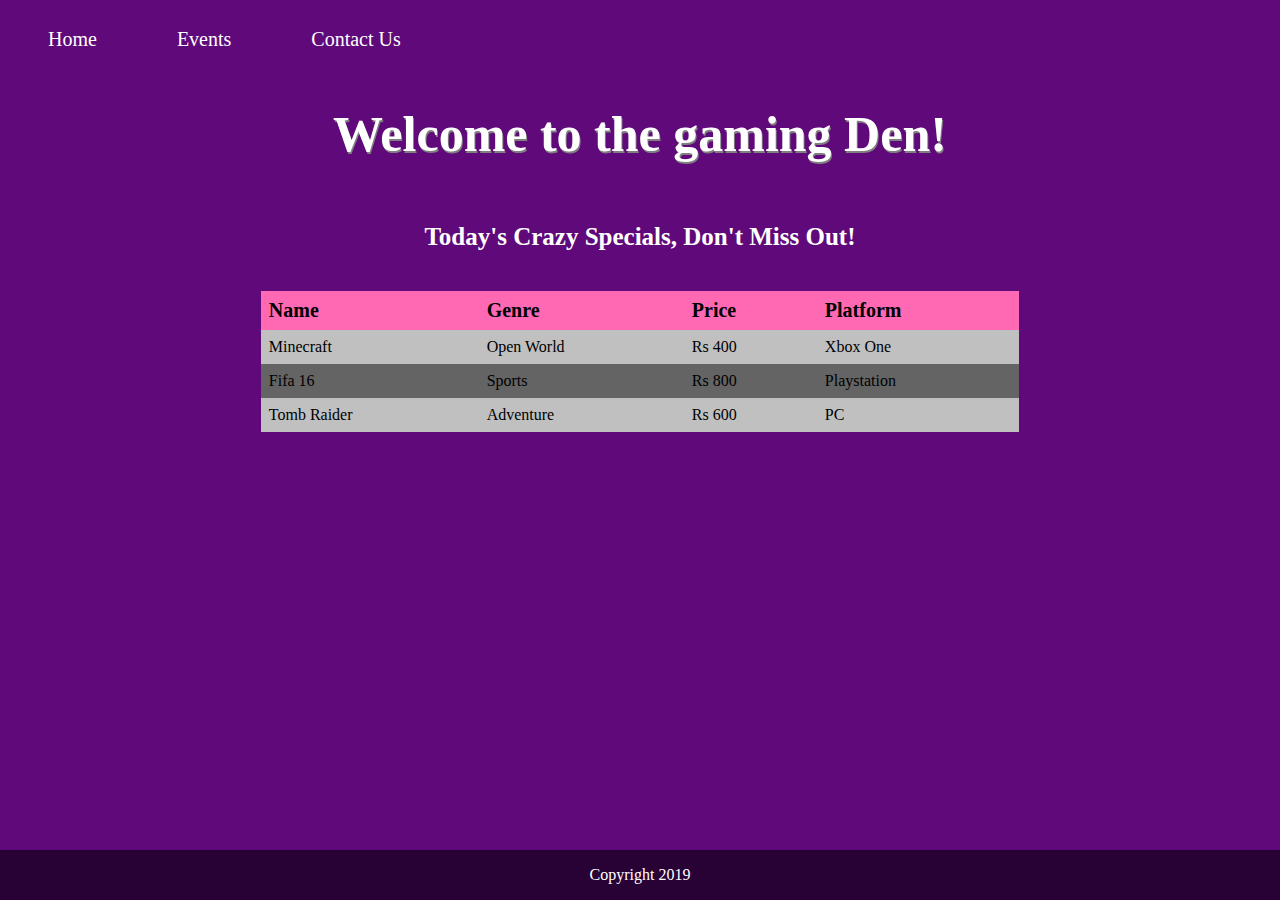
<file: GamingDen_project1/index.html>
<!DOCTYPE >
<html lang="en">
<head>
    <meta charset="UTF-8">
    <meta name="viewport" content="width=device-width, initial-scale=1.0">
    <title>The Gaming Den</title>

    <!-- css file -->
    <link rel="stylesheet" href="./css/main.css" type="text/css">
</head>
<body>
    <ul>
        <li><a href="index.html">Home</a></li>
        <li><a href="events.html">Events</a></li>
        <li><a href="contact.html">Contact Us</a></li>
    </ul>

    <h1>Welcome to the gaming Den!</h1>
    <h2>Today's Crazy Specials, Don't Miss Out!</h2>
    
    <!-- Setting up the table format -->
    <table align="center">
        <tr>
            <th>Name</th>
            <th>Genre</th>
            <th>Price</th>
            <th>Platform</th>
        </tr>
        <tr>
            <td>Minecraft</td>
            <td>Open World</td>
            <td>Rs 400</td>
            <td>Xbox One</td>
        </tr>
        <tr>
            <td>Fifa 16</td>
            <td>Sports</td>
            <td>Rs 800</td>
            <td>Playstation</td>
        </tr>
        <tr>
            <td>Tomb Raider</td>
            <td>Adventure</td>
            <td>Rs 600</td>
            <td>PC</td>
        </tr>
    </table>
    
    <div class="footer">
        <p>Copyright 2019</p>
    </div>
</body>
</html>
</file>
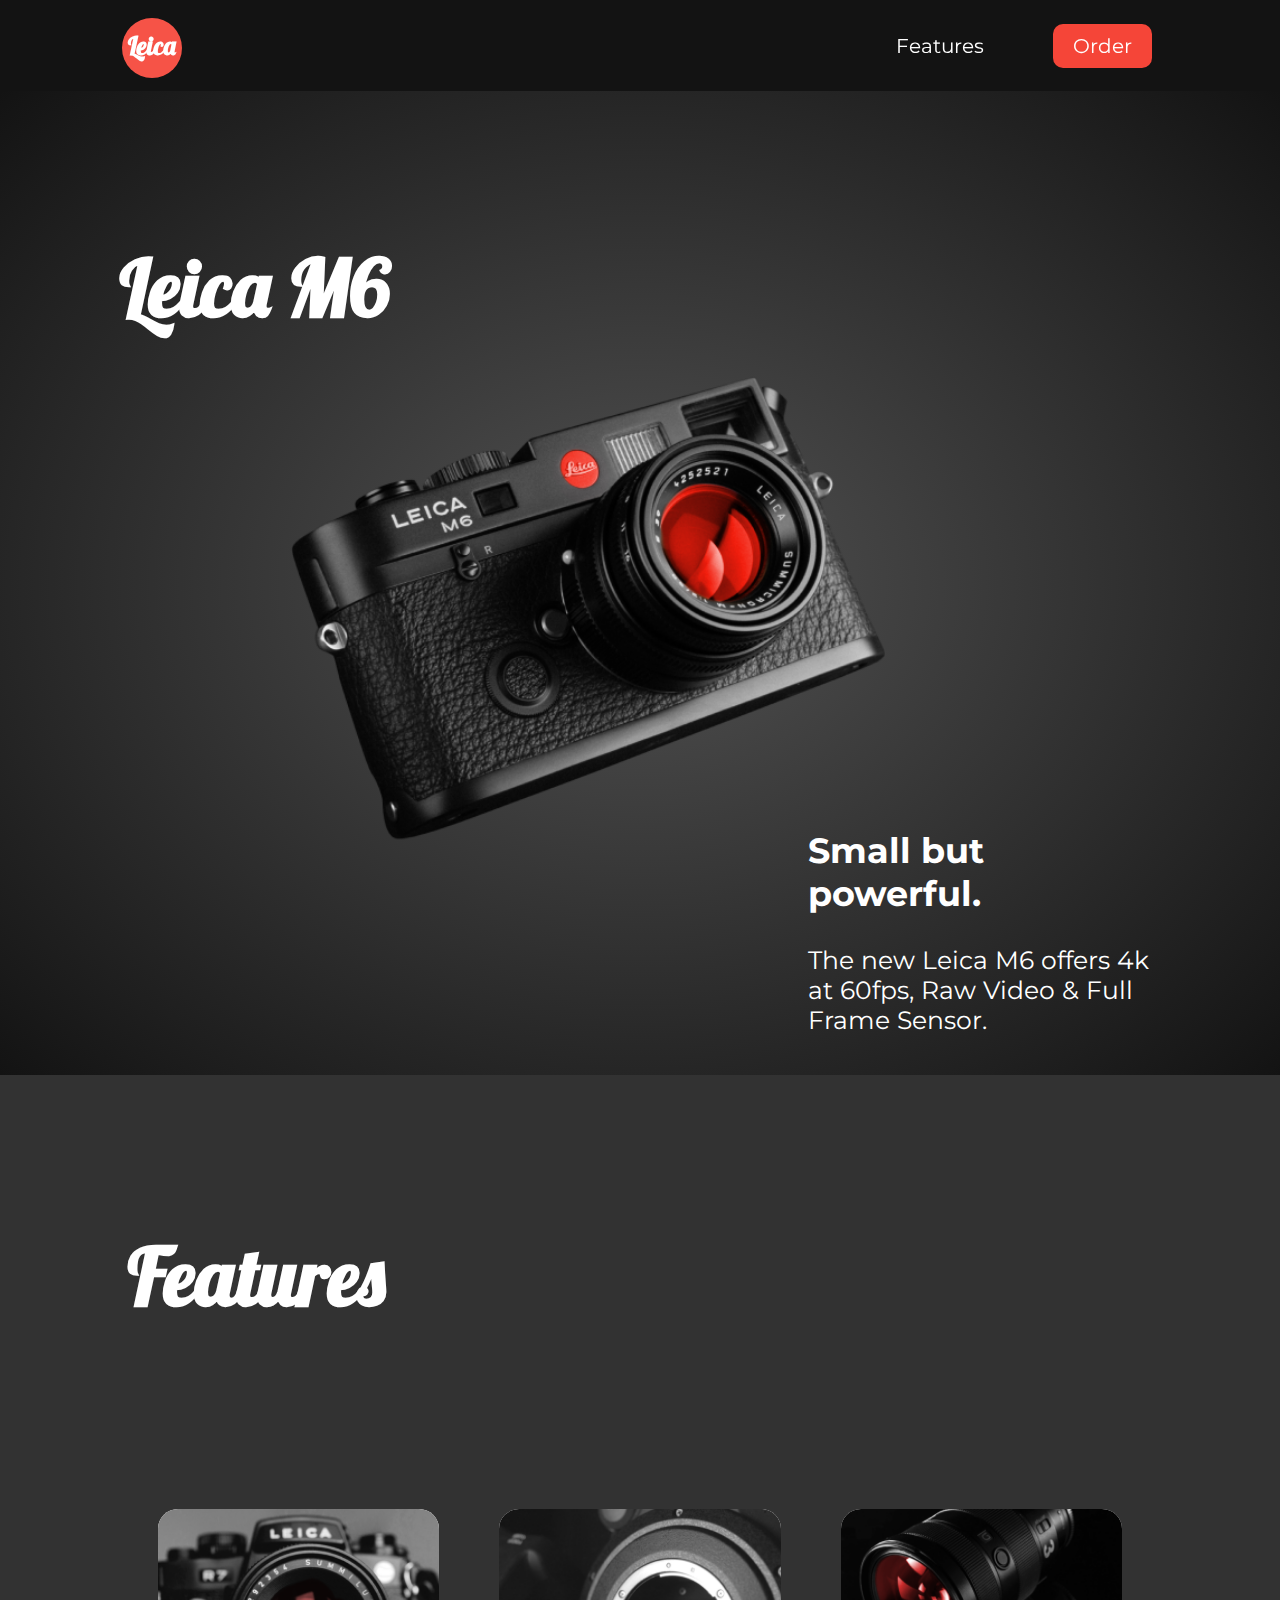
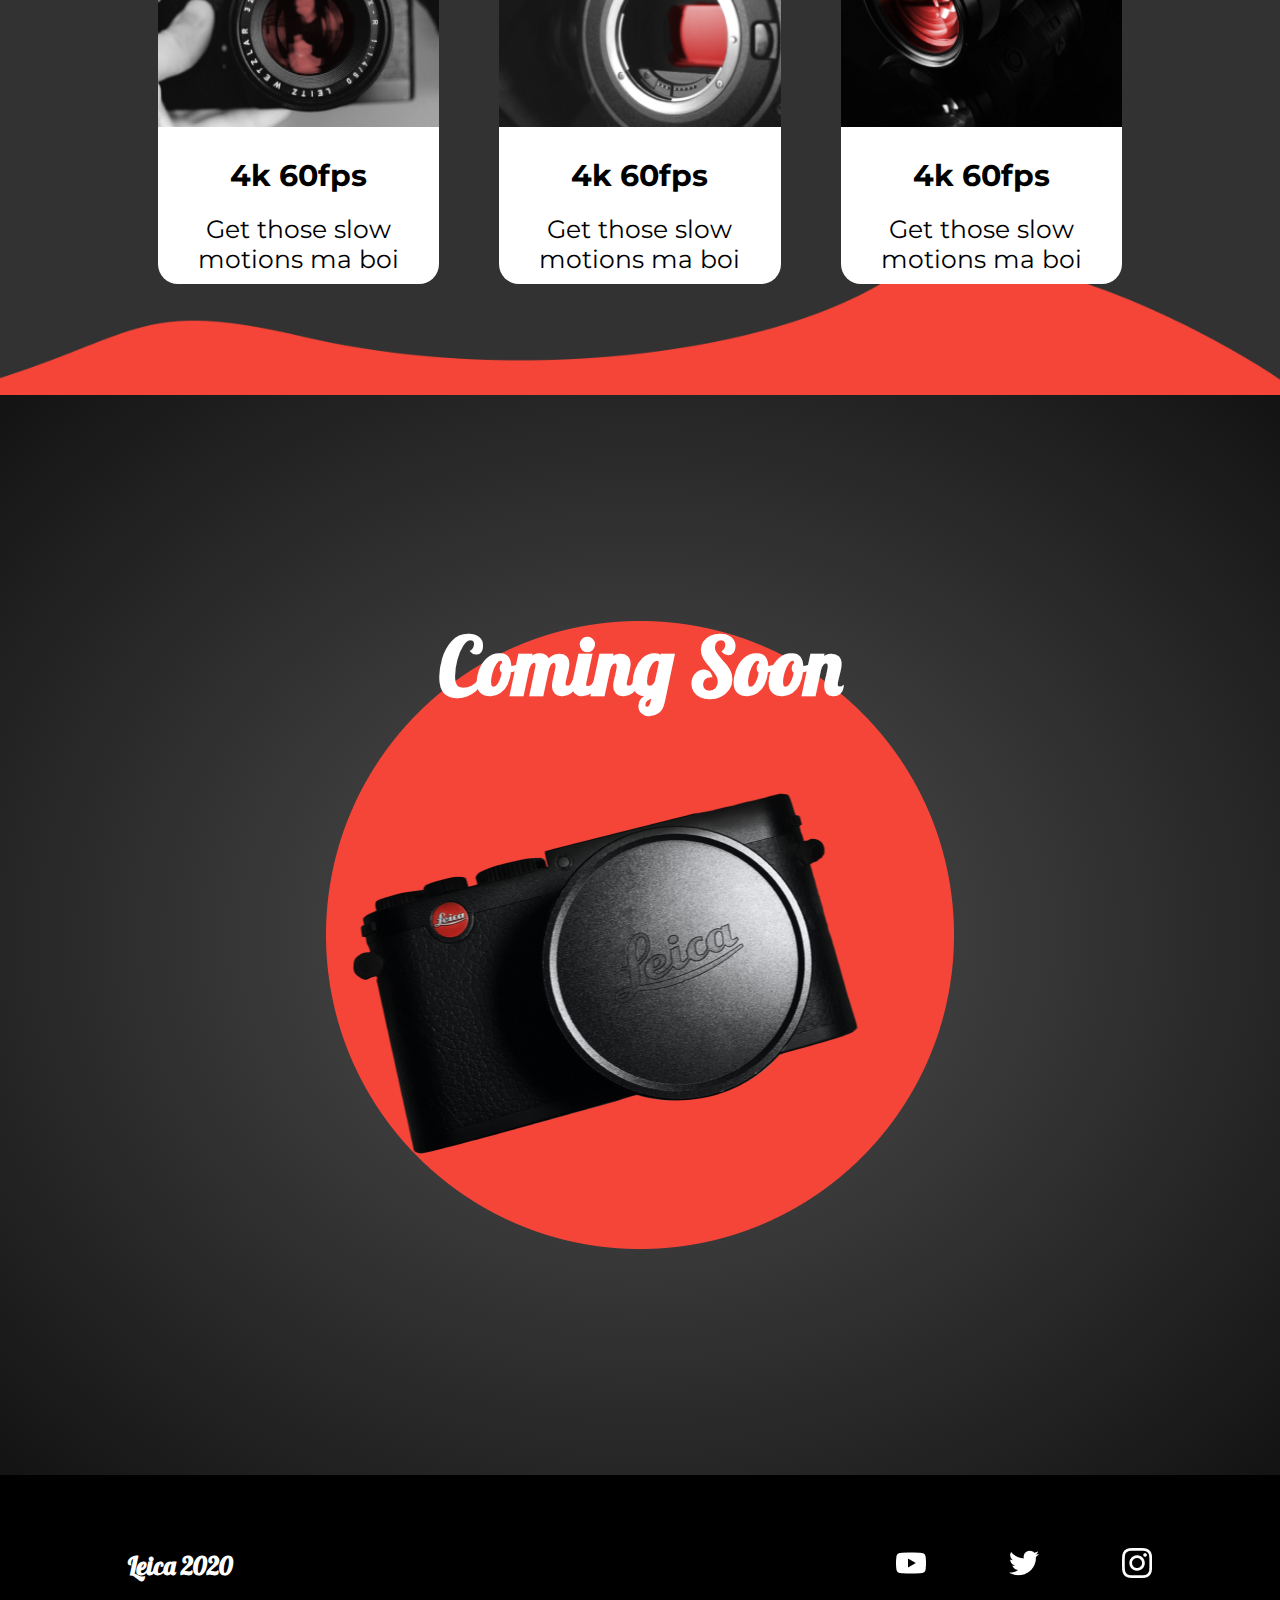
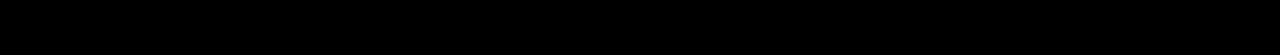
<file: OneUIcolor_project4/index.html>
<!DOCTYPE html>
<html lang="en">
  <head>
    <meta charset="UTF-8" />
    <meta name="viewport" content="width=device-width, initial-scale=1.0" />

    <!-- fonts link -->
    <link
      href="https://fonts.googleapis.com/css2?family=Lobster&family=Montserrat:wght@400;600;700&display=swap"
      rel="stylesheet"
    />

    <title>One UI Color</title>

    <!-- styling files-->
    <link rel="stylesheet" href="./assets/css/main.css" />
  </head>
  <body>
    <main>
      <div class="nav-container">
        <nav>
          <h1 id="logo">Leica</h1>
          <ul>
            <li><a href="#features">Features</a></li>
            <li><a href="#soon" class="order">Order</a></li>
          </ul>
        </nav>
      </div>
      <section class="home-section">
        <div class="showcase">
          <h2>Leica M6</h2>
          <img src="./assets/img/camera 1.png" alt="" />
          <div class="showcase_info">
            <h3>Small but powerful.</h3>
            <p>
              The new Leica M6 offers 4k at 60fps, Raw Video & Full Frame
              Sensor.
            </p>
          </div>
        </div>
      </section>
      <div class="features-container" id="features">
        <section class="features">
          <h2>Features</h2>
          <div class="cards">
            <div class="card">
              <img src="./assets/img/card1 1.png" alt="" />
              <h4>4k 60fps</h4>
              <p>Get those slow motions ma boi</p>
            </div>
            <div class="card">
              <img src="./assets/img/card2 1.png" alt="" />
              <h4>4k 60fps</h4>
              <p>Get those slow motions ma boi</p>
            </div>
            <div class="card">
              <img src="./assets/img/card3 1.png" alt="" />
              <h4>4k 60fps</h4>
              <p>Get those slow motions ma boi</p>
            </div>
          </div>
        </section>
        <img class="wave" src="./assets/img/wave.png" alt="" />
      </div>
      <section class="soon">
        <h2>Coming Soon</h2>
        <img src="./assets/img/camera-soon-v2 1.png" alt="" />
        <img class="circle" src="./assets/img/circle.png" alt="" />
      </section>
      <footer>
        <h1>Leica 2020</h1>
        <ul>
          <li>
            <a href="#"><img src="./assets/img/yt-logo.png" alt="" /></a>
          </li>
          <li>
            <a href="#"><img src="./assets/img/twitter-logo.png" alt="" /></a>
          </li>
          <li>
            <a href="#"><img src="./assets/img/instagram-logo.png" alt="" /></a>
          </li>
        </ul>
      </footer>
    </main>
  </body>
</html>
</file>
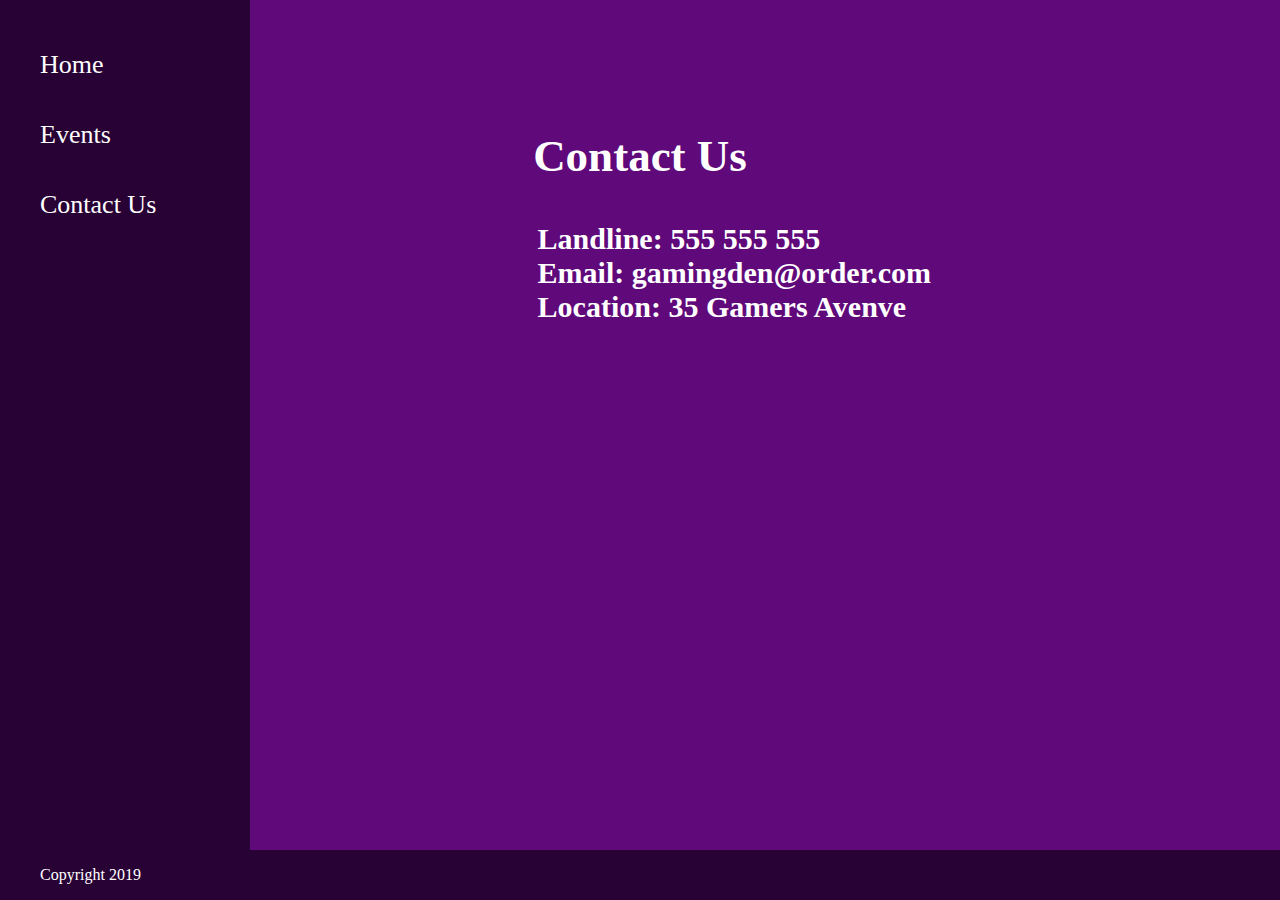
<file: GamingDen_project1/contact.html>
<!DOCTYPE html>
<html lang="en">
<head>
    <meta charset="UTF-8">
    <meta name="viewport" content="width=device-width, initial-scale=1.0">
    <title>Contact Us | Gaming Den</title>

    <!-- Style -->
    <link rel="stylesheet" href="./css/contact.css" type="text/css">
</head>
<body>
    <div class="sidenav">
        <a href="index.html">Home</a>
        <a href="events.html">Events</a>
        <a href="contact.html">Contact Us</a>
    </div>

    <h1>Contact Us</h1>
    <h2>Landline: 555 555 555<br>
        Email: gamingden@order.com<br>
        Location: 35 Gamers Avenve
    </h2>

    <div class="footer">
        <p>Copyright 2019</p>
    </div>
</body>
</html>
</file>
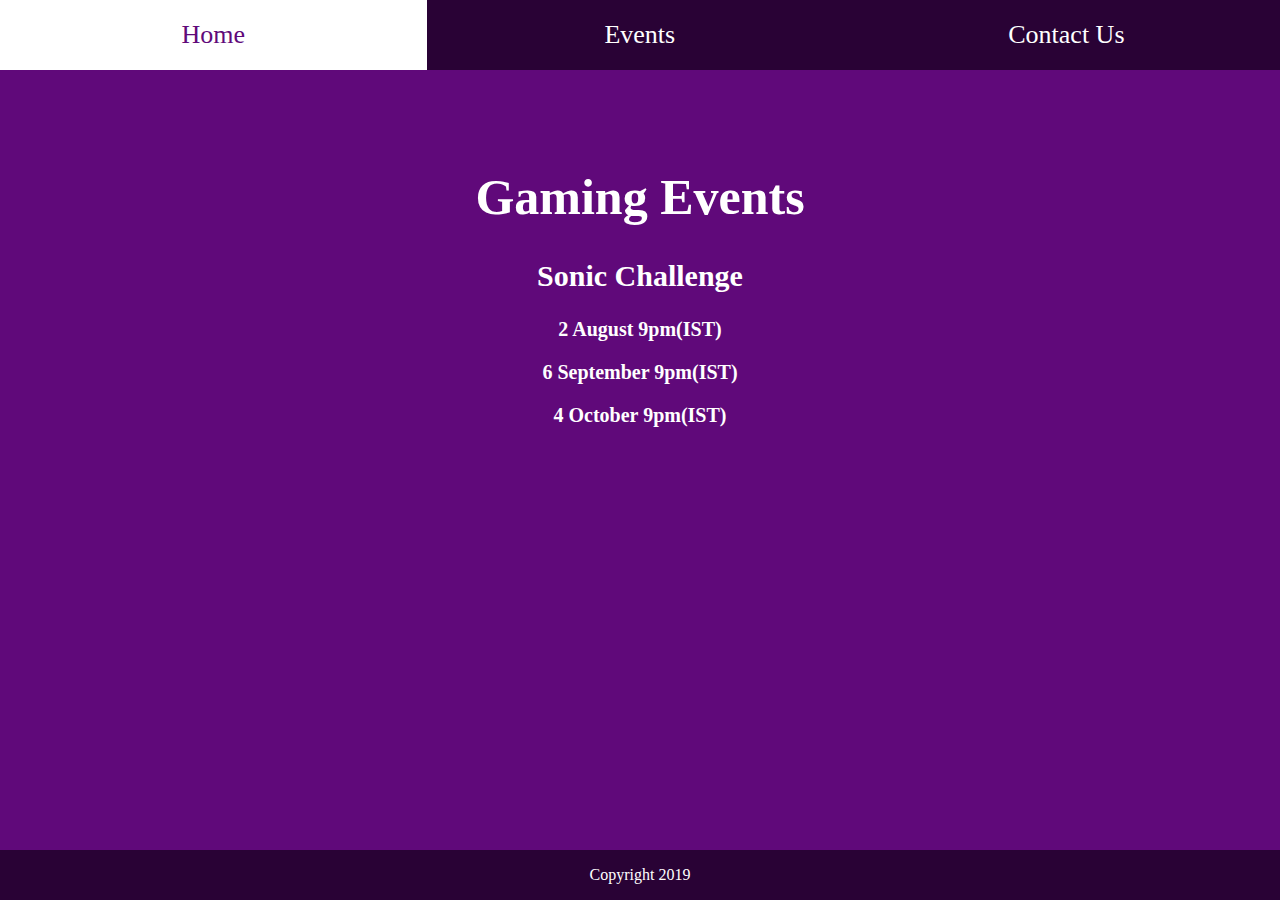
<file: GamingDen_project1/events.html>
<!DOCTYPE html>
<html lang="en">
<head>
    <meta charset="UTF-8">
    <meta name="viewport" content="width=device-width, initial-scale=1.0">
    <title>Events | Gaming Den</title>

    <!-- css file -->
    <link rel="stylesheet" href="./css/event.css" type="text/css">
</head>
<body>
    <div class="navbar">
        <a href="index.html">Home</a>
        <a href="events.html">Events</a>
        <a href="contact.html">Contact Us</a>
    </div>
    
    <h1>Gaming Events</h1>
    <h2>Sonic Challenge</h2>
    <h3>2 August 9pm(IST)</h3>
    <h3>6 September 9pm(IST)</h3>
    <h3>4 October 9pm(IST)</h3>

    <div class="footer">
        <p>Copyright 2019</p>
    </div>
</body>
</html>
</file>
<file: GamingDen_project1/css/main.css>
body{
    /* background-image: url('');
    background-repeat: no-repeat;
    background-position: left;
    background-size: 100% 100%; */
    background-color:#60097a;
    /* margin: 0px; */
    font-family: fantasy;
}
 ul{
    list-style-type: none;
    margin: 0;
    padding: 0;
    overflow: hidden;
    background-color:#60097a;
    text-align: center;
    /* position: fixed;
    top: 0px;
    left: 0px;
    width: 100%; */
}
 li{
    float: left;
    font-size: 20px;
}
li a{
    display: block;
    color: #ffffff;
    text-align: center;
    padding: 20px 40px;
    text-decoration: none;
}
li a:hover{
    background-color:#ffffff;
    color: #60097a;
} 
h1{
    width:100%;
    color: #ffffff;
    font-size: 50px;
    text-align: center;
    text-shadow: 1px 2px grey;
    /* margin-top: 120px; */
}
h2{
    font-size: 25px;
    color: #ffffff;
    text-align: center;
    margin-top: 60px;
}
table{
    border-collapse: collapse;
    width: 60%;
    text-align: center;
    margin-top: 40px;
}
th{
    font-size: 20px;
    text-align: left;
    padding: 8px;
    background-color: rgb(255, 105, 180);
}
td{
    font-size: 16px;
    text-align: left;
    padding: 8px;
}
tr:nth-child(odd){
    background-color: #646464;
}
tr:nth-child(even){
    background-color: #c0c0c0;
}
.footer{
    position: fixed;
    left:0;
    bottom:0;
    width: 100%;
    background-color: #290235;
    color: #ffffff;
    text-align: center;
}
</file>
<file: OneUIcolor_project4/assets/css/main.css>
html {
  font-size: 62.5%;
}

* {
  margin: 0;
  padding: 0;
  -webkit-box-sizing: border-box;
          box-sizing: border-box;
}

body {
  color: #ffffff;
  font-family: "Montserrat", sans-serif;
}

h1 {
  font-size: 2.5rem;
  font-family: "Lobster", cursive;
}

h2 {
  font-size: 8rem;
  font-family: "Lobster", cursive;
}

h3 {
  font-size: 3.5rem;
}

h4 {
  font-size: 3rem;
}

p {
  font-size: 2.5rem;
}

li {
  font-size: 2rem;
}

a {
  color: #ffffff;
  text-decoration: none;
}

.home-section {
  background: radial-gradient(#525252, #131313);
}

.nav-container {
  background: #131313;
  position: -webkit-sticky;
  position: sticky;
  top: 0;
  z-index: 2;
}

nav {
  width: 80%;
  margin: auto;
  min-height: 10vh;
  padding: 3rem 0rem;
  display: -webkit-box;
  display: -ms-flexbox;
  display: flex;
  -webkit-box-pack: justify;
      -ms-flex-pack: justify;
          justify-content: space-between;
  -webkit-box-align: center;
      -ms-flex-align: center;
          align-items: center;
}

nav ul {
  display: -webkit-box;
  display: -ms-flexbox;
  display: flex;
  -webkit-box-pack: justify;
      -ms-flex-pack: justify;
          justify-content: space-between;
  -webkit-box-flex: 1;
      -ms-flex: 1;
          flex: 1;
  list-style: none;
}

nav #logo {
  -webkit-box-flex: 3;
      -ms-flex: 3;
          flex: 3;
  position: relative;
}

nav #logo::after {
  content: "";
  position: absolute;
  top: 0;
  left: 0;
  width: 6rem;
  height: 6rem;
  background: #f54538;
  border-radius: 50%;
  -webkit-transform: translate(-10%, -20%);
          transform: translate(-10%, -20%);
  mix-blend-mode: screen;
}

nav .order {
  background: #f54538;
  padding: 1rem 2rem;
  border-radius: 1rem;
}

.showcase {
  display: -ms-grid;
  display: grid;
  min-height: 90vh;
  -ms-grid-columns: 9.4% (minmax(5rem, 1fr))[3] 10%;
      grid-template-columns: 9.4% repeat(3, minmax(5rem, 1fr)) 10%;
  -ms-grid-rows: 1fr 2fr 1fr;
      grid-template-rows: 1fr 2fr 1fr;
}

.showcase h2 {
  -ms-grid-column: 2;
  -ms-grid-column-span: 1;
  grid-column: 2/3;
  -ms-flex-item-align: end;
      align-self: flex-end;
}

.showcase img {
  -ms-grid-row: 2;
  -ms-grid-row-span: 1;
  grid-row: 2/3;
  -ms-grid-column: 3;
  -ms-grid-column-span: 1;
  grid-column: 3/4;
  height: 110%;
  -o-object-fit: cover;
     object-fit: cover;
  -ms-flex-item-align: center;
      -ms-grid-row-align: center;
      align-self: center;
  -ms-grid-column-align: center;
      justify-self: center;
}

.showcase_info {
  -ms-grid-column: 4;
  -ms-grid-column-span: 1;
  grid-column: 4/5;
  -ms-grid-row: 3;
  -ms-grid-row-span: 1;
  grid-row: 3/4;
}

.showcase_info h3 {
  padding-bottom: 3rem;
}

.showcase_info p {
  padding-bottom: 4rem;
}

.features-container {
  background: #323232;
  position: relative;
  overflow: hidden;
  z-index: 0;
}

.features-container .wave {
  position: absolute;
  left: 0;
  bottom: -25%;
  width: 100%;
  z-index: -1;
}

.features {
  min-height: 100vh;
  width: 80%;
  margin: auto;
  display: -webkit-box;
  display: -ms-flexbox;
  display: flex;
  -webkit-box-orient: vertical;
  -webkit-box-direction: normal;
      -ms-flex-direction: column;
          flex-direction: column;
  -ms-flex-pack: distribute;
      justify-content: space-around;
  margin-bottom: 2rem;
}

.features h2 {
  margin-top: 6rem;
}

.features .cards {
  display: -webkit-box;
  display: -ms-flexbox;
  display: flex;
  -webkit-box-pack: justify;
      -ms-flex-pack: justify;
          justify-content: space-between;
  color: #000000;
}

.features .cards .card {
  background: #ffffff;
  margin: 0rem 3rem;
  display: -webkit-box;
  display: -ms-flexbox;
  display: flex;
  -webkit-box-orient: vertical;
  -webkit-box-direction: normal;
      -ms-flex-direction: column;
          flex-direction: column;
  text-align: center;
  border-radius: 2rem;
  overflow: hidden;
}

.features .cards .card h4 {
  margin: 3rem 0rem 1rem 0rem;
}

.features .cards .card p {
  padding: 1rem 2rem;
}

.features .cards .card img {
  -o-object-fit: cover;
     object-fit: cover;
}

.soon {
  background: radial-gradient(#525252, #131313);
  min-height: 120vh;
  position: relative;
  z-index: 0;
}

.soon img,
.soon .circle,
.soon h2 {
  position: absolute;
  top: 50%;
  left: 50%;
  -webkit-transform: translate(-50%, -50%);
          transform: translate(-50%, -50%);
}

.soon .circle {
  z-index: -1;
}

.soon h2 {
  top: 25%;
}

footer {
  min-height: 20vh;
  background: #000000;
  padding: 0 10%;
  display: -webkit-box;
  display: -ms-flexbox;
  display: flex;
  -webkit-box-align: center;
      -ms-flex-align: center;
          align-items: center;
  -webkit-box-pack: justify;
      -ms-flex-pack: justify;
          justify-content: space-between;
}

footer ul {
  display: -webkit-box;
  display: -ms-flexbox;
  display: flex;
  -webkit-box-flex: 1;
      -ms-flex: 1;
          flex: 1;
  list-style: none;
  -webkit-box-pack: justify;
      -ms-flex-pack: justify;
          justify-content: space-between;
}

footer h1 {
  -webkit-box-flex: 3;
      -ms-flex: 3;
          flex: 3;
}

@media screen and (max-width: 1200px) {
  html {
    font-size: 50%;
  }
  nav #logo {
    -webkit-box-flex: 1;
        -ms-flex: 1;
            flex: 1;
  }
  nav ul li {
    margin-left: 5rem;
  }
  .showcase {
    -ms-grid-columns: 9.4% 1fr 10%;
        grid-template-columns: 9.4% 1fr 10%;
  }
  .showcase img {
    width: 100%;
    -o-object-fit: contain;
       object-fit: contain;
  }
  .showcase img,
  .showcase h2, .showcase_info {
    -ms-grid-column: 2;
    -ms-grid-column-span: 1;
    grid-column: 2/3;
    text-align: center;
  }
  .showcase_info {
    padding-bottom: 2rem;
  }
  .features {
    -webkit-box-align: center;
        -ms-flex-align: center;
            align-items: center;
  }
  .features h2 {
    margin-top: 5rem;
  }
  .features .cards {
    -webkit-box-orient: vertical;
    -webkit-box-direction: normal;
        -ms-flex-direction: column;
            flex-direction: column;
    width: 100%;
  }
  .features .cards .card {
    margin: 5rem 0rem;
  }
  .soon {
    overflow: hidden;
  }
  .soon img {
    width: 60%;
  }
  .soon h2 {
    font-size: 5rem;
    text-align: center;
  }
  footer h1 {
    -webkit-box-flex: 1;
        -ms-flex: 1;
            flex: 1;
  }
}
/*# sourceMappingURL=main.css.map */
</file>
<file: GamingDen_project1/css/contact.css>
body{
    background-color:#60097a;
    background-size: 100% 100%;
    font-family: fantasy;
    margin: 0;
}
.sidenav{
    height: 100%;
    width: 250px;
    position: fixed;
    top: 0;
    left: 0;
    background-color: #290235;
    overflow: hidden;
    padding-top: 30px;
}
.sidenav a{
    padding:  20px 10px 20px 40px;
    font-size: 26px;
    text-decoration: none;
    color: #ffffff;
    display: block;
}
.sidenav a:hover{
    background-color: #ffffff;
    color: #60097a;
}
h1{
    font-size: 45px;
    padding-top: 100px;
    width: 100%;
    text-align: center;
    color: #ffffff;
}
h2{
    padding: 10px;
    padding-left: 42%;
    font-size: 30px;
    color: #ffffff;
}

.footer{
    background-color: #290235;
    position: fixed;
    left: 0;
    bottom: 0;
    width: 100%;
    color: #ffffff;
    text-align: left;
    padding-left: 40px;;
}
</file>
<file: GamingDen_project1/css/event.css>
body{
    background-color:#60097a;
    background-size: 100% 100%;
    margin: 0px;
    font-family: fantasy;
}
.navbar{
    width: 100%;
    background-color: #290235;
    overflow: auto;
}
.navbar a{
    float: left;
    padding: 20px;
    color: #ffffff;
    text-decoration: none;
    font-size: 26px;
    width: 30.2%;
    text-align: center;
}

.navbar a:hover{
    background-color: #ffffff;
    color: #60097a;
}
h1{
    color: #ffffff;
    font-size: 50px;
    padding-top: 5%;
    width: 100%;
    text-align: center;
}
h2{
    color: #ffffff;
    font-size: 30px;
    width: 100%;
    text-align: center;
}

h3{
    color: #ffffff;
    font-size: 20px;
    width: 100%;
    text-align: center;
}

.footer{
    position: fixed;
    left: 0;
    bottom: 0;
    width: 100%;
    background-color: #290235;
    color: #ffffff;
    text-align: center;
}
</file>
